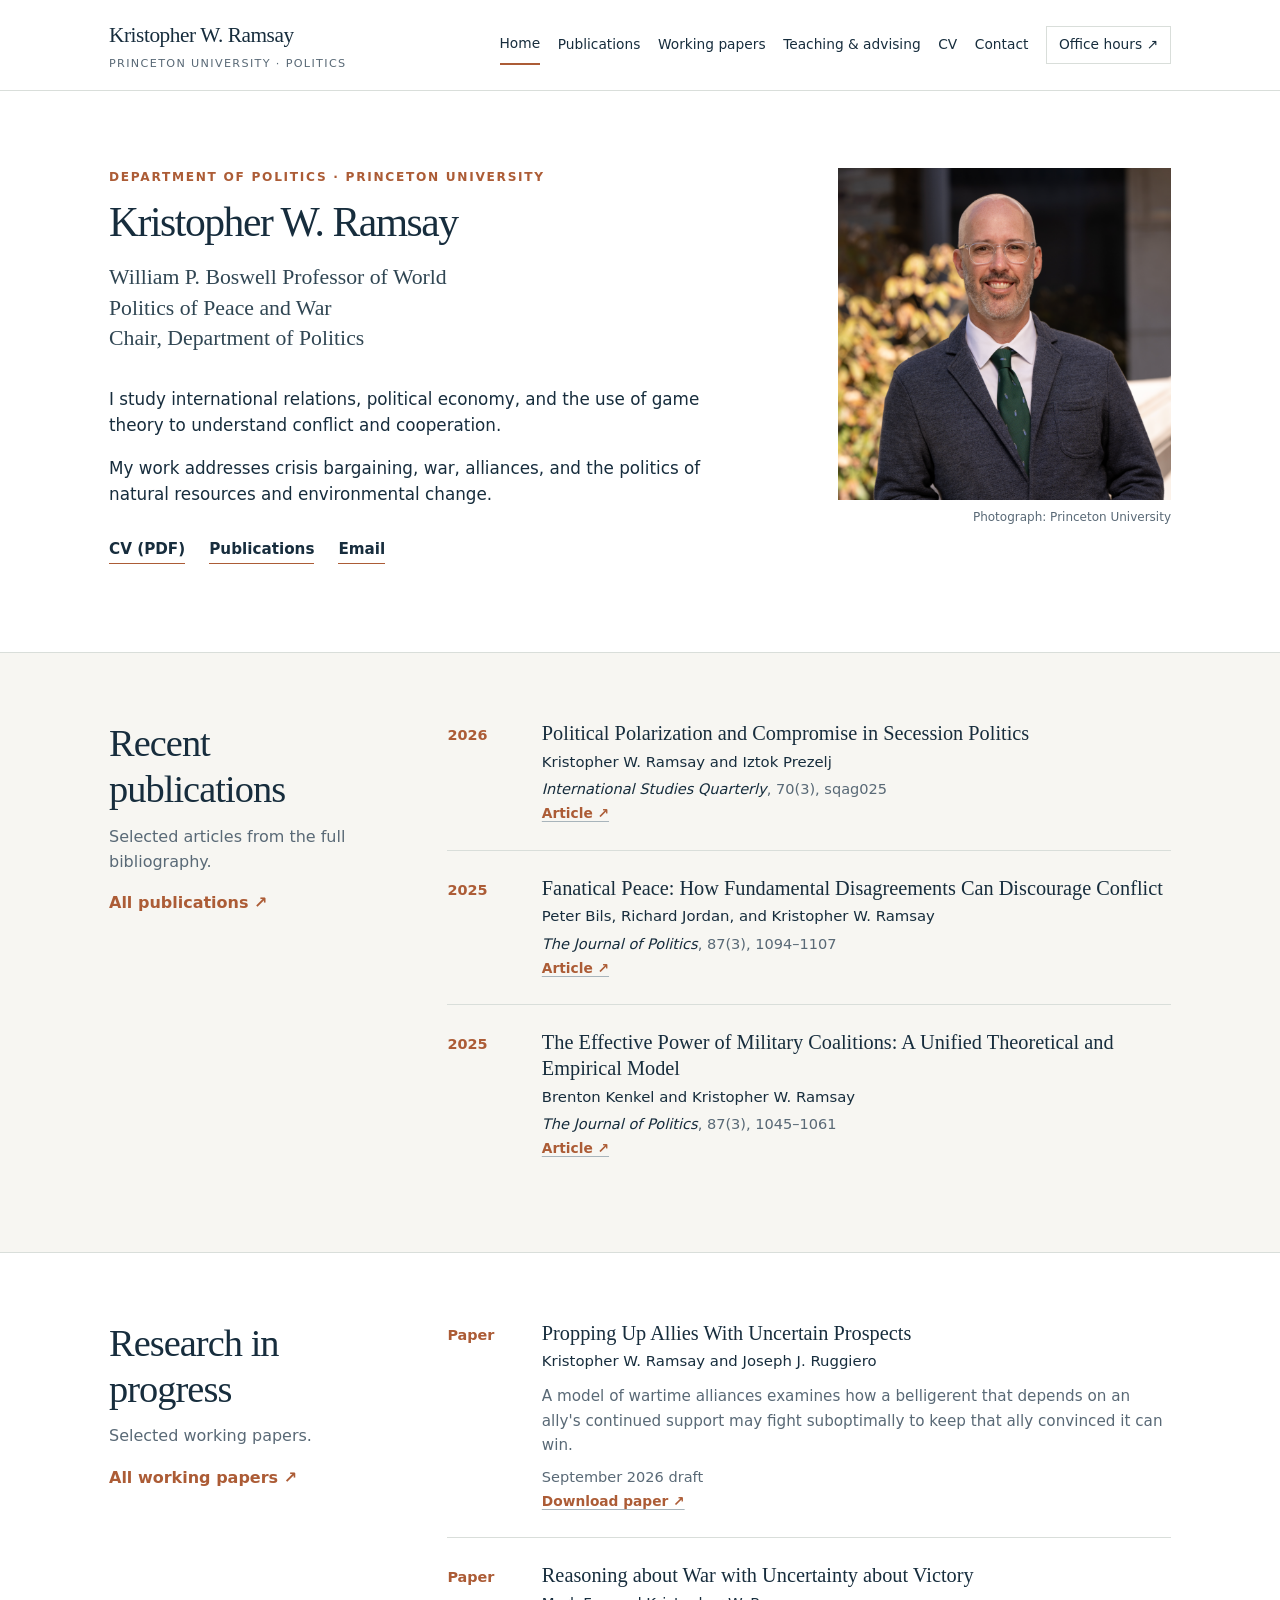
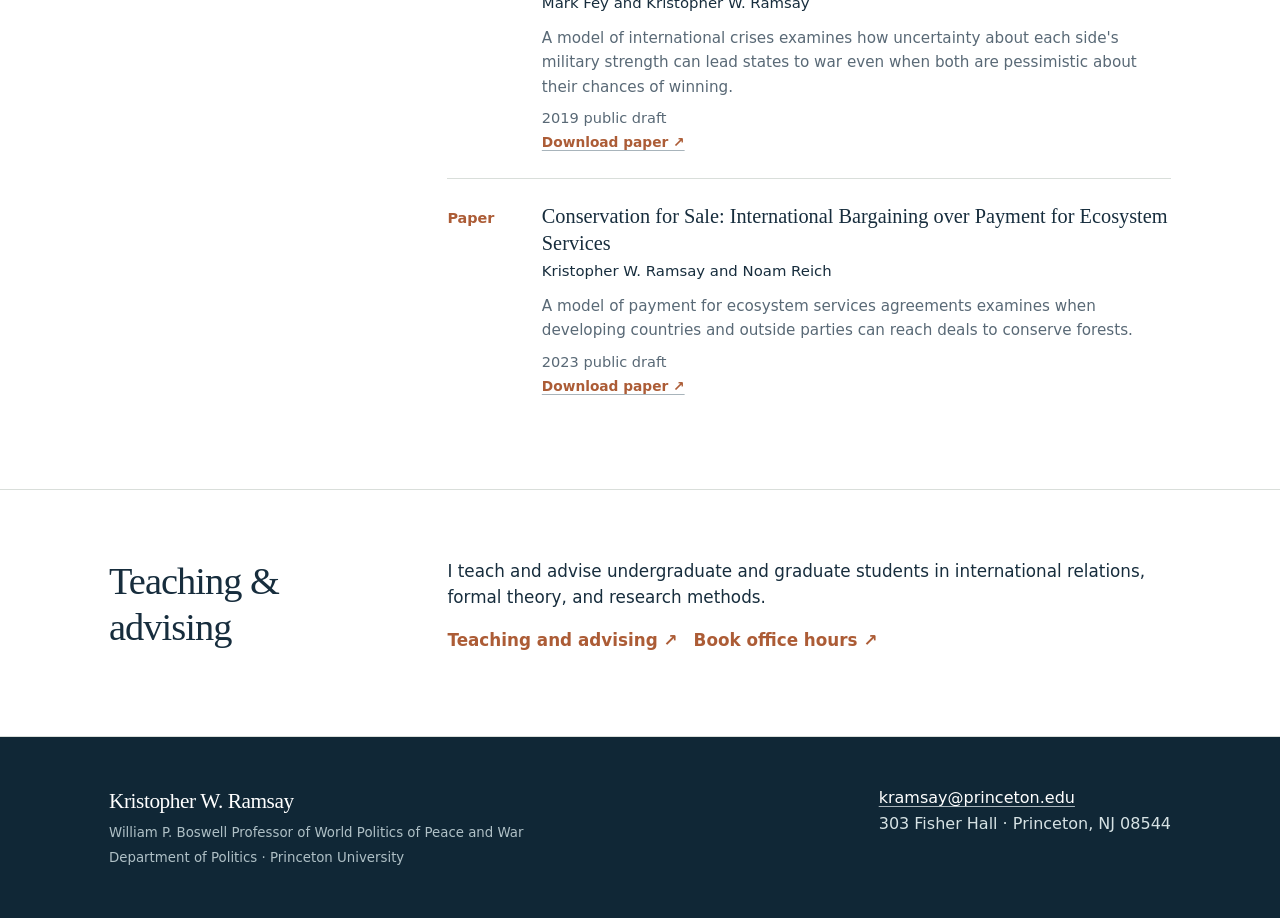
<file: index.html>
<!doctype html><html lang="en"><head><meta charset="utf-8"><meta name="viewport" content="width=device-width, initial-scale=1"><meta name="theme-color" content="#102736"><meta name="description" content="Kristopher W. Ramsay, William P. Boswell Professor of World Politics of Peace and War at Princeton University. Research, publications, teaching, and CV."><title>Kristopher W. Ramsay | Princeton Politics</title><link rel="stylesheet" href="assets/site.css"><link rel="icon" href="assets/favicon.svg" type="image/svg+xml"><script defer src="data/publications.js"></script><script defer src="assets/site.js"></script></head><body data-page="home"><div id="app"></div></body></html>
</file>
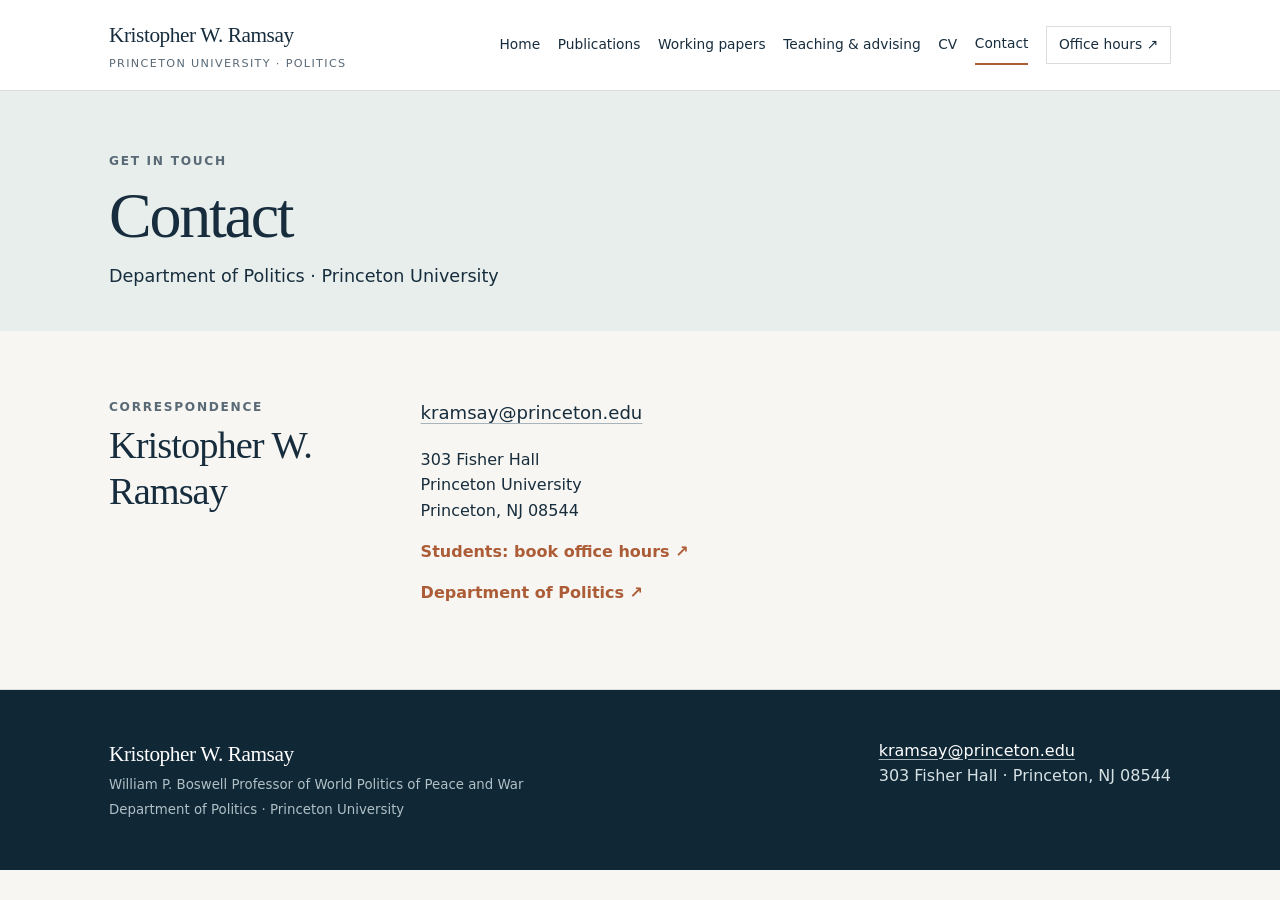
<file: contact.html>
<!doctype html><html lang="en"><head><meta charset="utf-8"><meta name="viewport" content="width=device-width, initial-scale=1"><meta name="theme-color" content="#102736"><meta name="description" content="Kristopher W. Ramsay, William P. Boswell Professor of World Politics of Peace and War at Princeton University. Research, publications, teaching, and CV."><title>Contact | Kristopher W. Ramsay</title><link rel="stylesheet" href="assets/site.css"><link rel="icon" href="assets/favicon.svg" type="image/svg+xml"><script defer src="data/publications.js"></script><script defer src="assets/site.js"></script></head><body data-page="contact"><div id="app"></div></body></html>
</file>
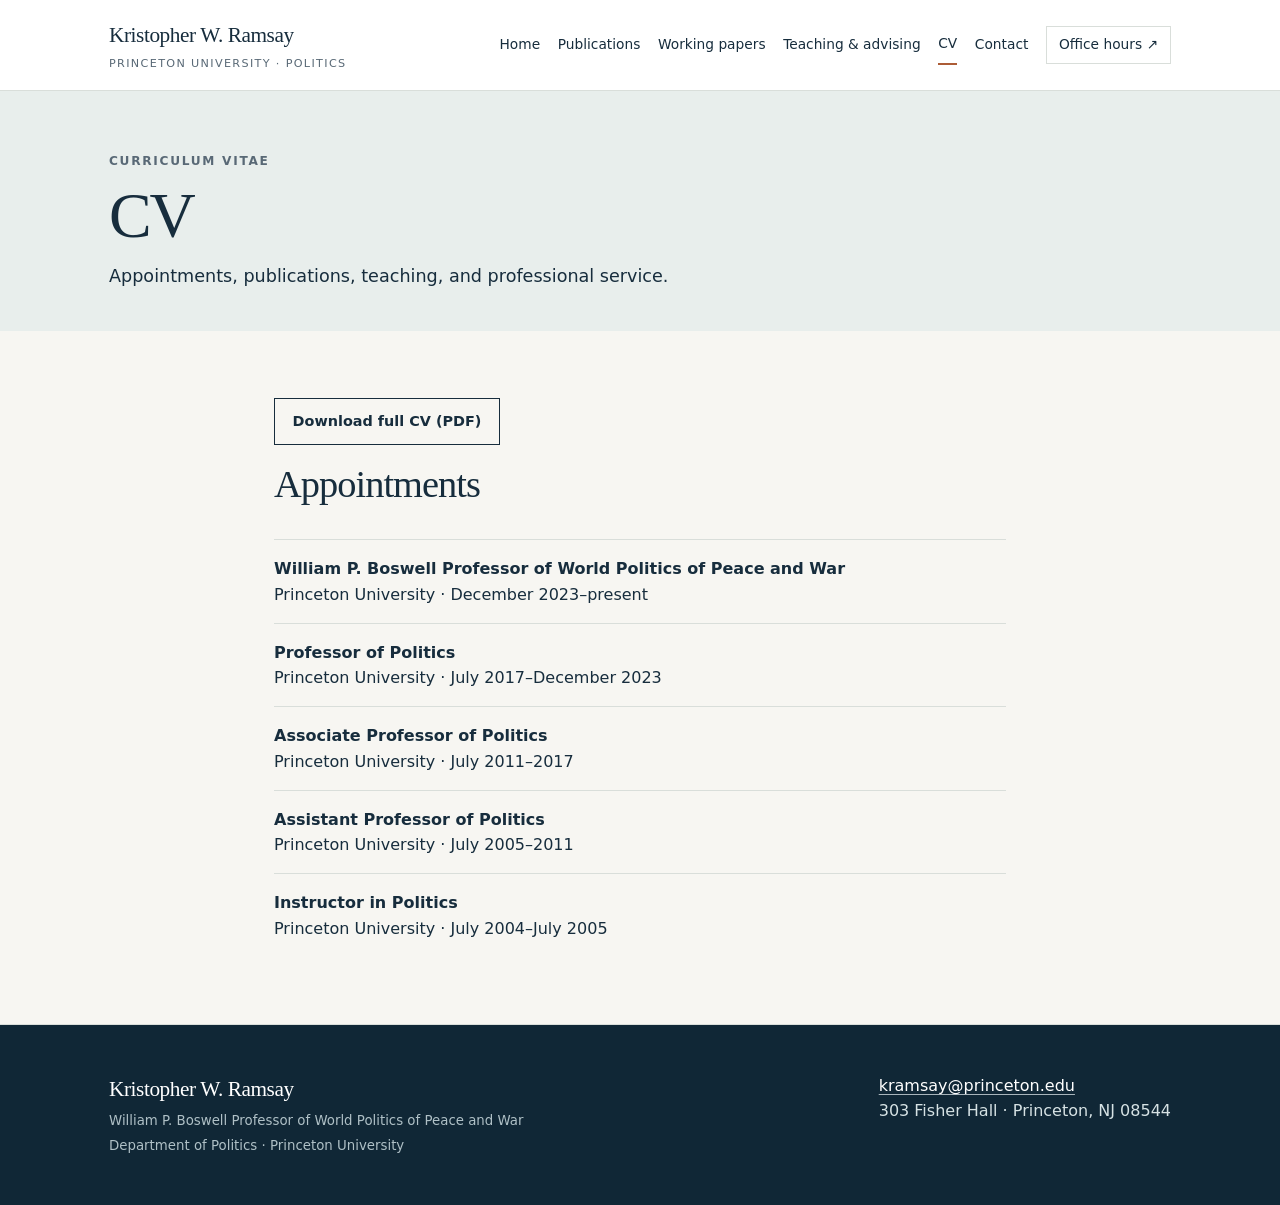
<file: cv.html>
<!doctype html>
<html lang="en">
<head>
  <meta charset="utf-8">
  <meta name="viewport" content="width=device-width, initial-scale=1">
  <meta name="theme-color" content="#102736">
  <meta name="description" content="Curriculum vitae and appointments of Kristopher W. Ramsay, Princeton University.">
  <title>CV | Kristopher W. Ramsay</title>
  <link rel="stylesheet" href="assets/site.css">
  <link rel="icon" href="assets/favicon.svg" type="image/svg+xml">
  <script defer src="data/publications.js"></script>
  <script defer src="assets/site.js"></script>
</head>
<body data-page="cv">
  <div id="app">
    <!-- Edit the CV page between this comment and the end of the main element. -->
    <main id="main">
      <div class="pagehead">
        <div class="shell">
          <div class="eyebrow">Curriculum vitae</div>
          <h1>CV</h1>
          <p>Appointments, publications, teaching, and professional service.</p>
        </div>
      </div>
      <section class="section">
        <div class="shell narrow">
          <p><a class="button" href="assets/Kristopher-Ramsay-CV.pdf" download>Download full CV (PDF)</a></p>
          <h2>Appointments</h2>
          <ul class="appointments">
            <li><strong>William P. Boswell Professor of World Politics of Peace and War</strong><br>Princeton University · December 2023–present</li>
            <li><strong>Professor of Politics</strong><br>Princeton University · July 2017–December 2023</li>
            <li><strong>Associate Professor of Politics</strong><br>Princeton University · July 2011–2017</li>
            <li><strong>Assistant Professor of Politics</strong><br>Princeton University · July 2005–2011</li>
            <li><strong>Instructor in Politics</strong><br>Princeton University · July 2004–July 2005</li>
          </ul>
        </div>
      </section>
    </main>
  </div>
</body>
</html>
</file>
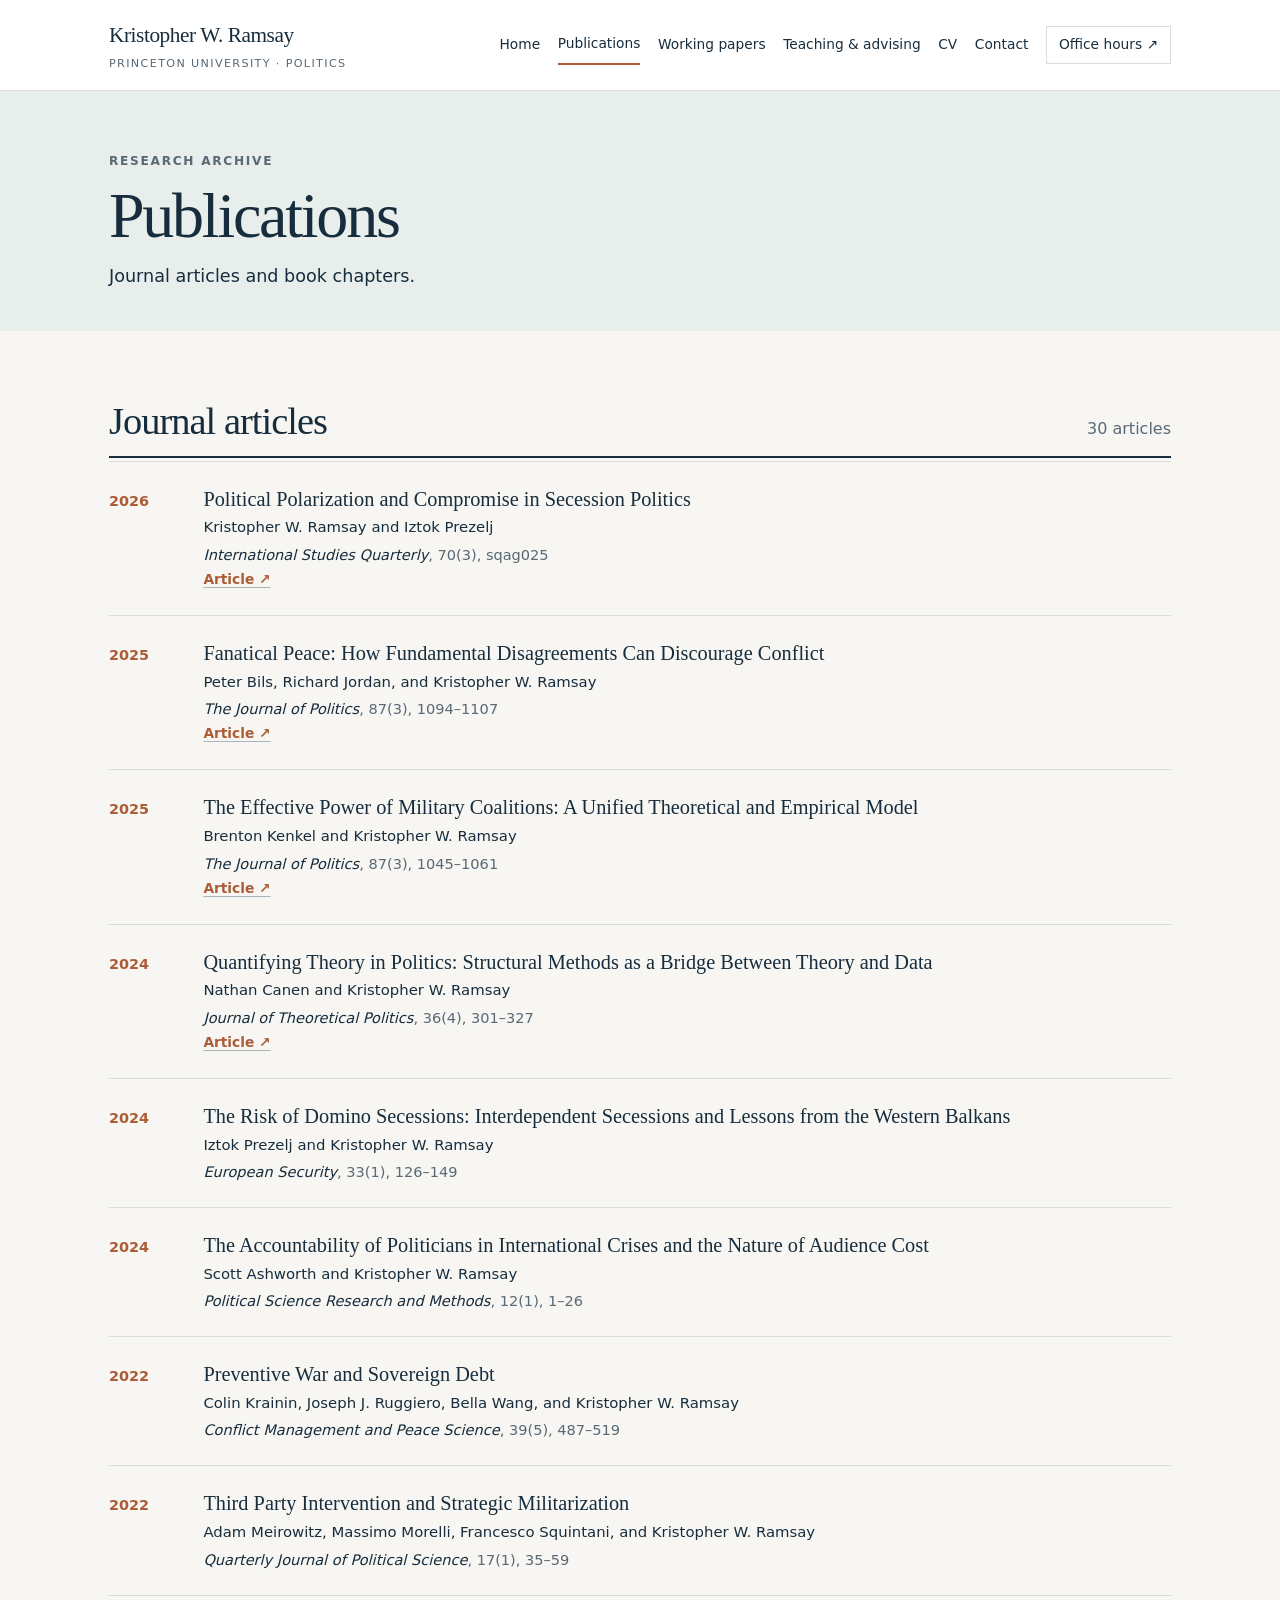
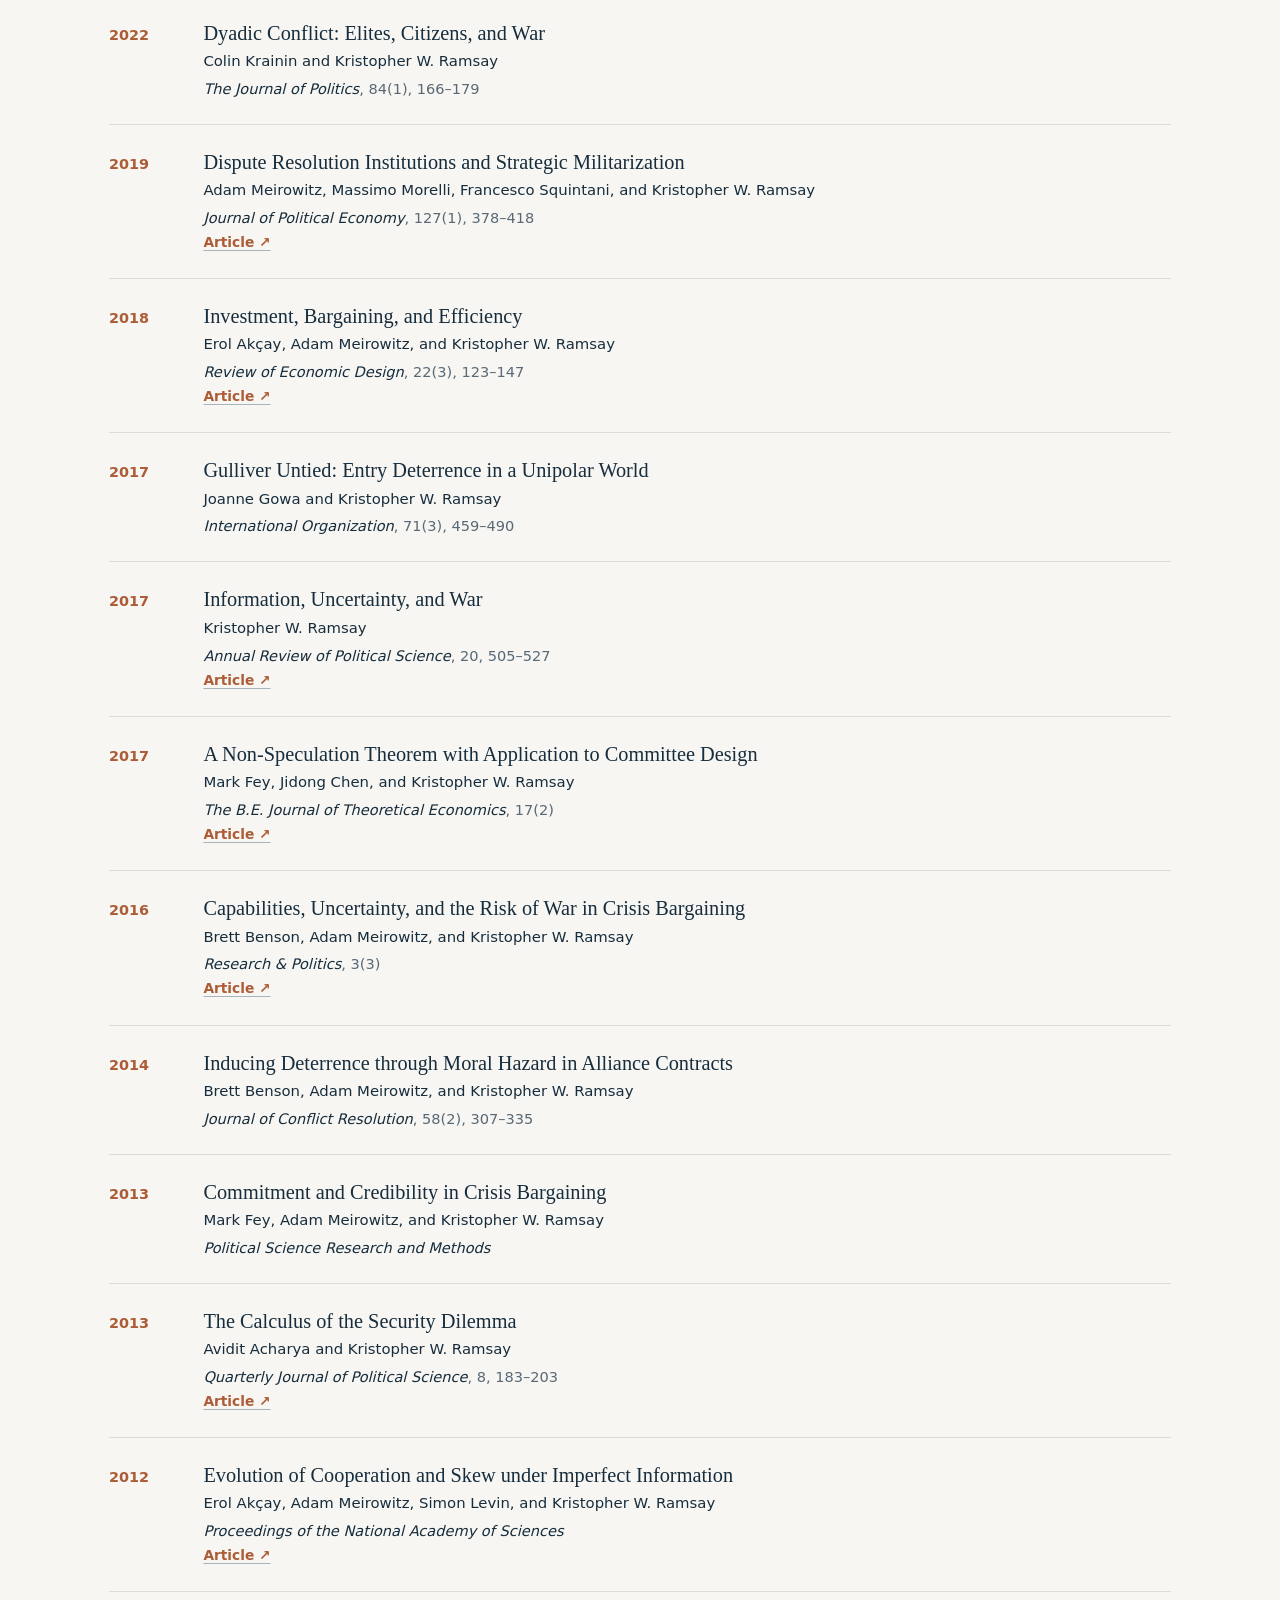
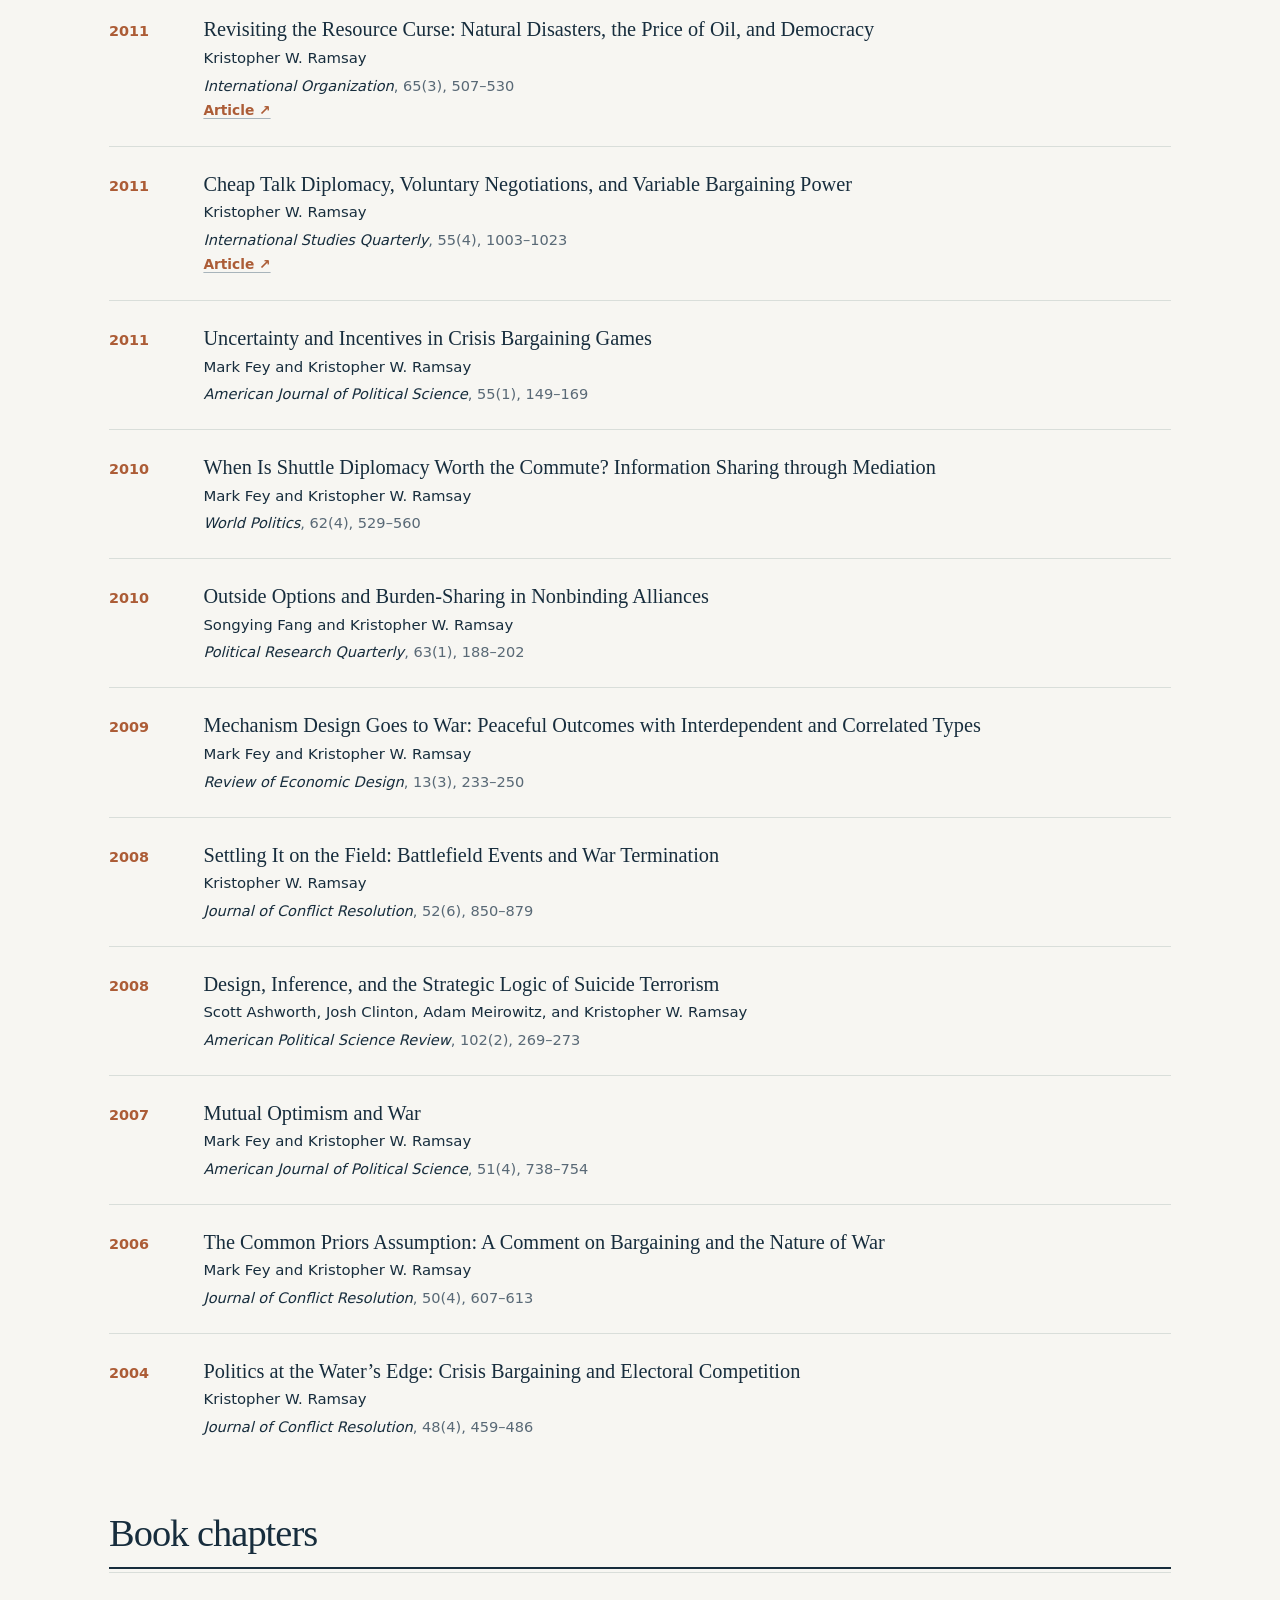
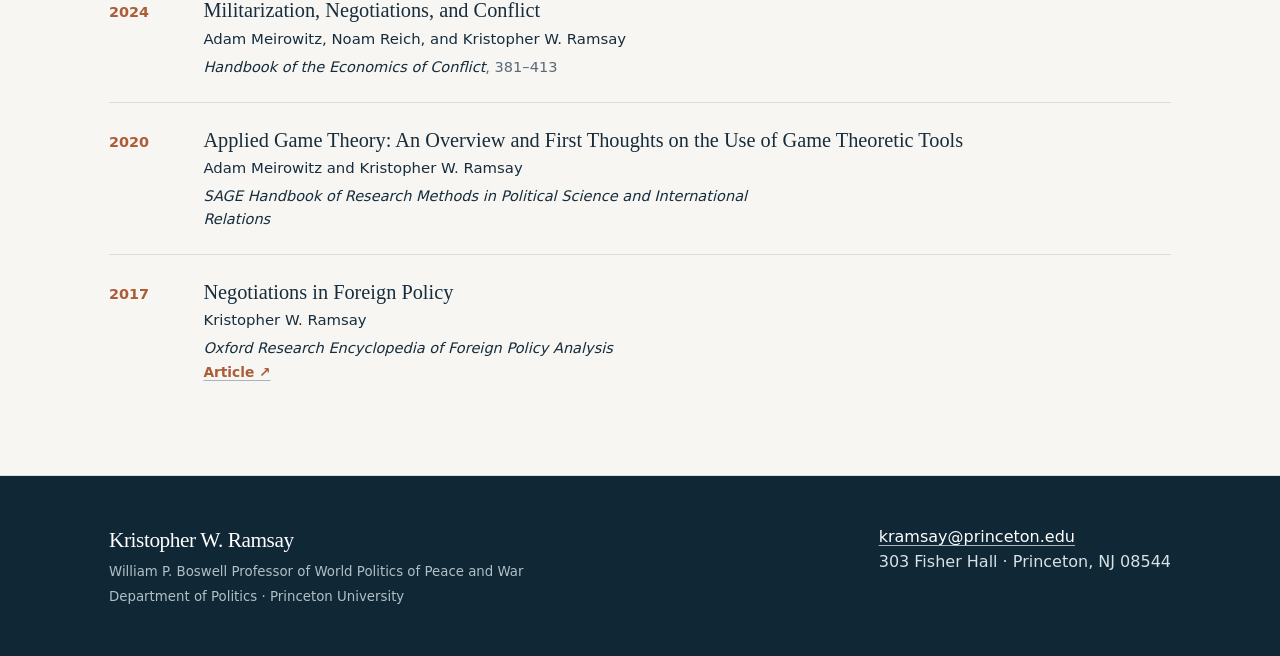
<file: publications.html>
<!doctype html><html lang="en"><head><meta charset="utf-8"><meta name="viewport" content="width=device-width, initial-scale=1"><meta name="theme-color" content="#102736"><meta name="description" content="Kristopher W. Ramsay, William P. Boswell Professor of World Politics of Peace and War at Princeton University. Research, publications, teaching, and CV."><title>Publications | Kristopher W. Ramsay</title><link rel="stylesheet" href="assets/site.css"><link rel="icon" href="assets/favicon.svg" type="image/svg+xml"><script defer src="data/publications.js"></script><script defer src="assets/site.js"></script></head><body data-page="publications"><div id="app"></div></body></html>
</file>
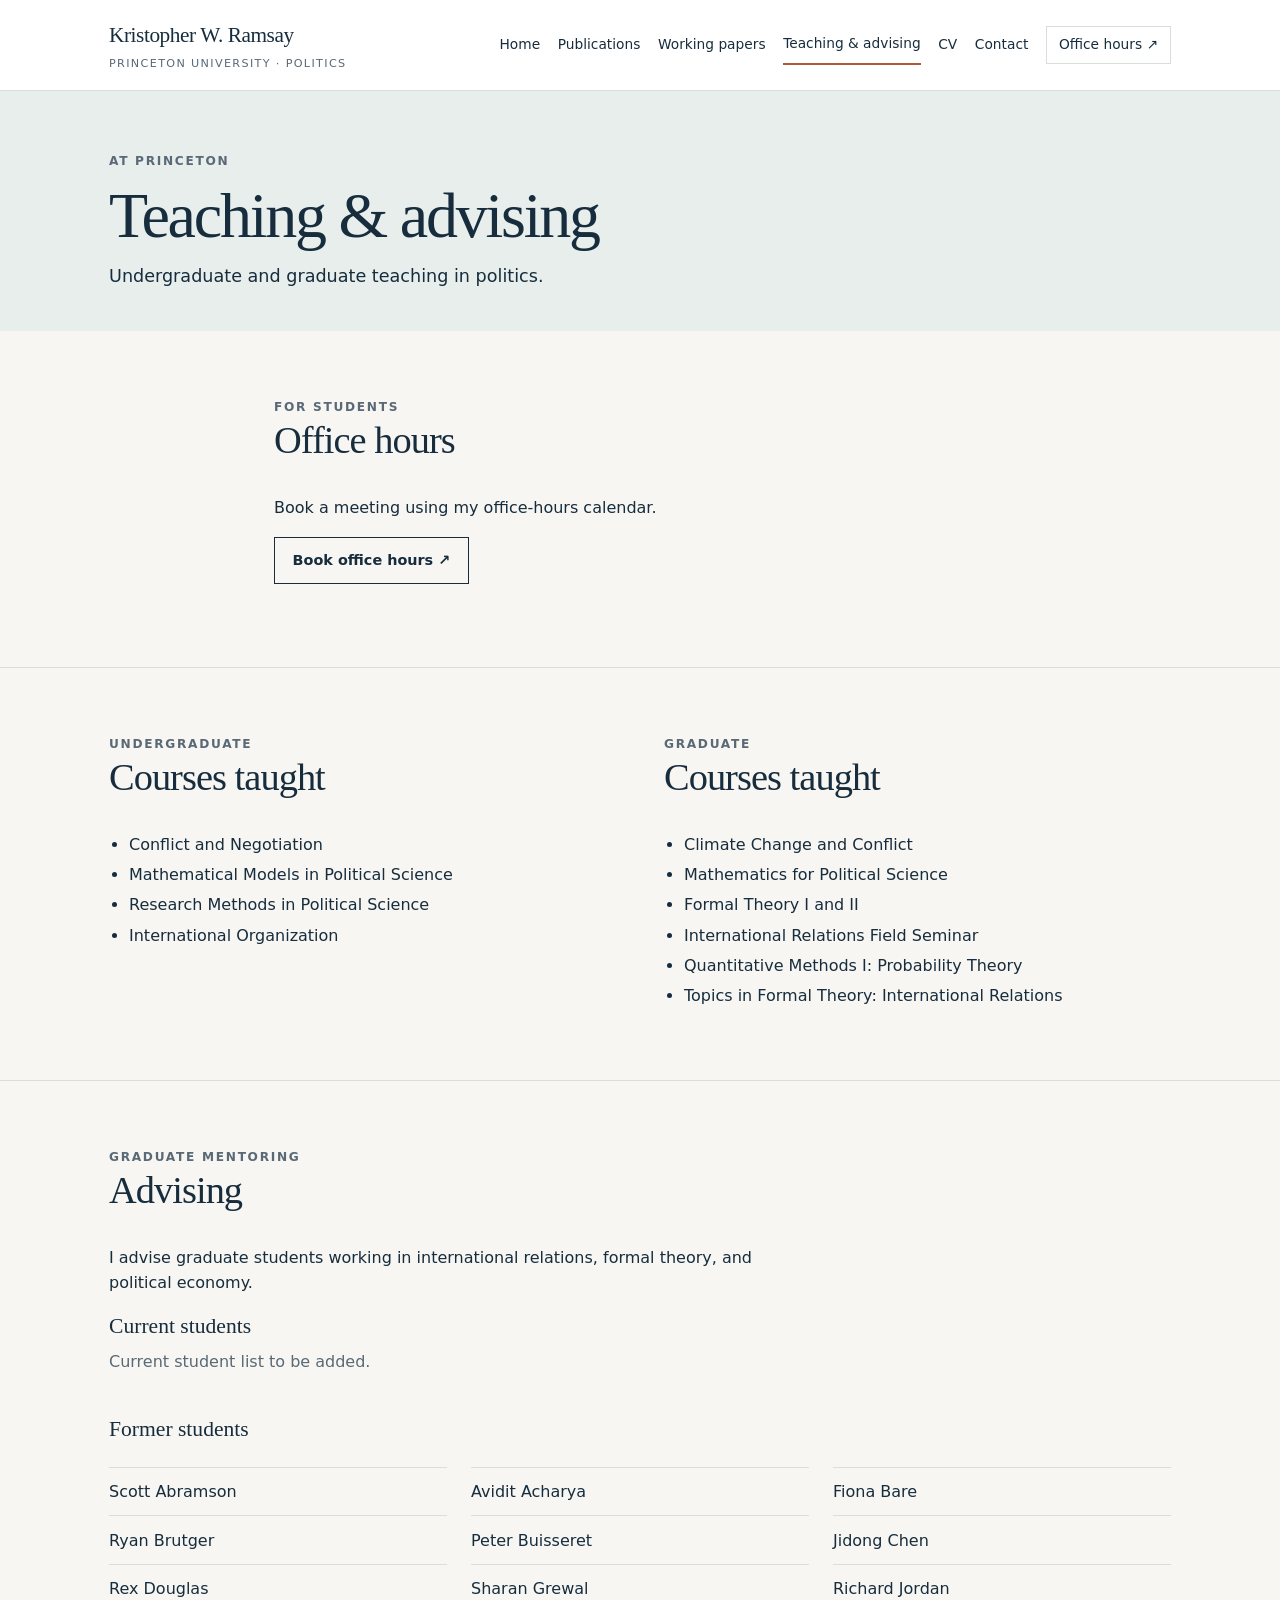
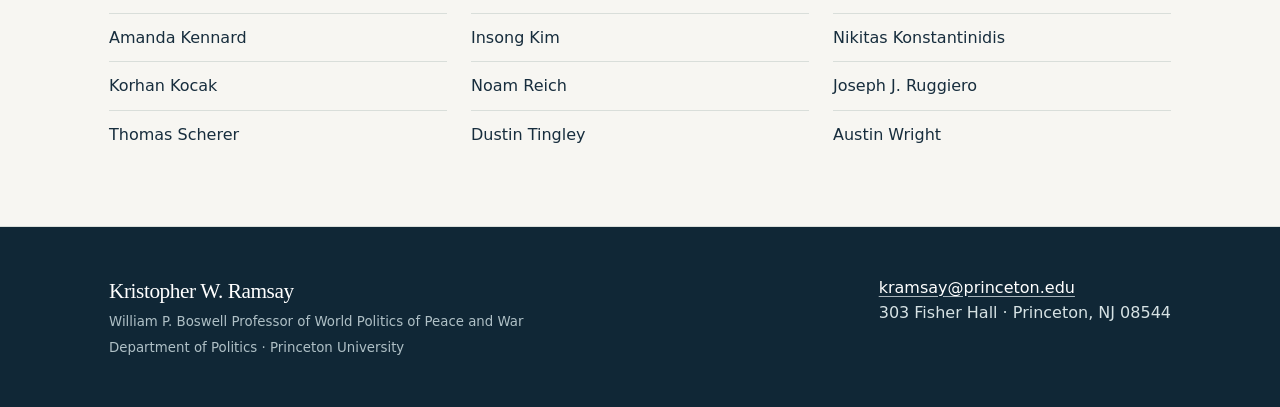
<file: teaching.html>
<!doctype html>
<html lang="en">
<head>
  <meta charset="utf-8">
  <meta name="viewport" content="width=device-width, initial-scale=1">
  <meta name="theme-color" content="#102736">
  <meta name="description" content="Teaching, office hours, and graduate advising for Kristopher W. Ramsay at Princeton University.">
  <title>Teaching &amp; Advising | Kristopher W. Ramsay</title>
  <link rel="stylesheet" href="assets/site.css">
  <link rel="icon" href="assets/favicon.svg" type="image/svg+xml">
  <script defer src="data/publications.js"></script>
  <script defer src="data/teaching.js"></script>
  <script defer src="assets/site.js"></script>
</head>
<body data-page="teaching">
  <div id="app">
    <main id="main">
      <div class="pagehead">
        <div class="shell">
          <div class="eyebrow">At Princeton</div>
          <h1>Teaching &amp; advising</h1>
          <p>Undergraduate and graduate teaching in politics.</p>
        </div>
      </div>
      <section class="section">
        <div class="shell narrow">
          <div class="eyebrow">For students</div>
          <h2>Office hours</h2>
          <p>Book a meeting using my office-hours calendar.</p>
          <p><a class="button" href="https://calendly.com/kwramsay/office-hours" target="_blank" rel="noopener noreferrer">Book office hours ↗</a></p>
        </div>
      </section>
      <section class="section">
        <div id="teaching-courses" class="shell stack" aria-live="polite"></div>
      </section>
      <section class="section">
        <div class="shell">
          <div class="eyebrow">Graduate mentoring</div>
          <h2>Advising</h2>
          <p>I advise graduate students working in international relations, formal theory, and political economy.</p>
          <div id="advising-lists" aria-live="polite"></div>
        </div>
      </section>
    </main>
  </div>
</body>
</html>
</file>
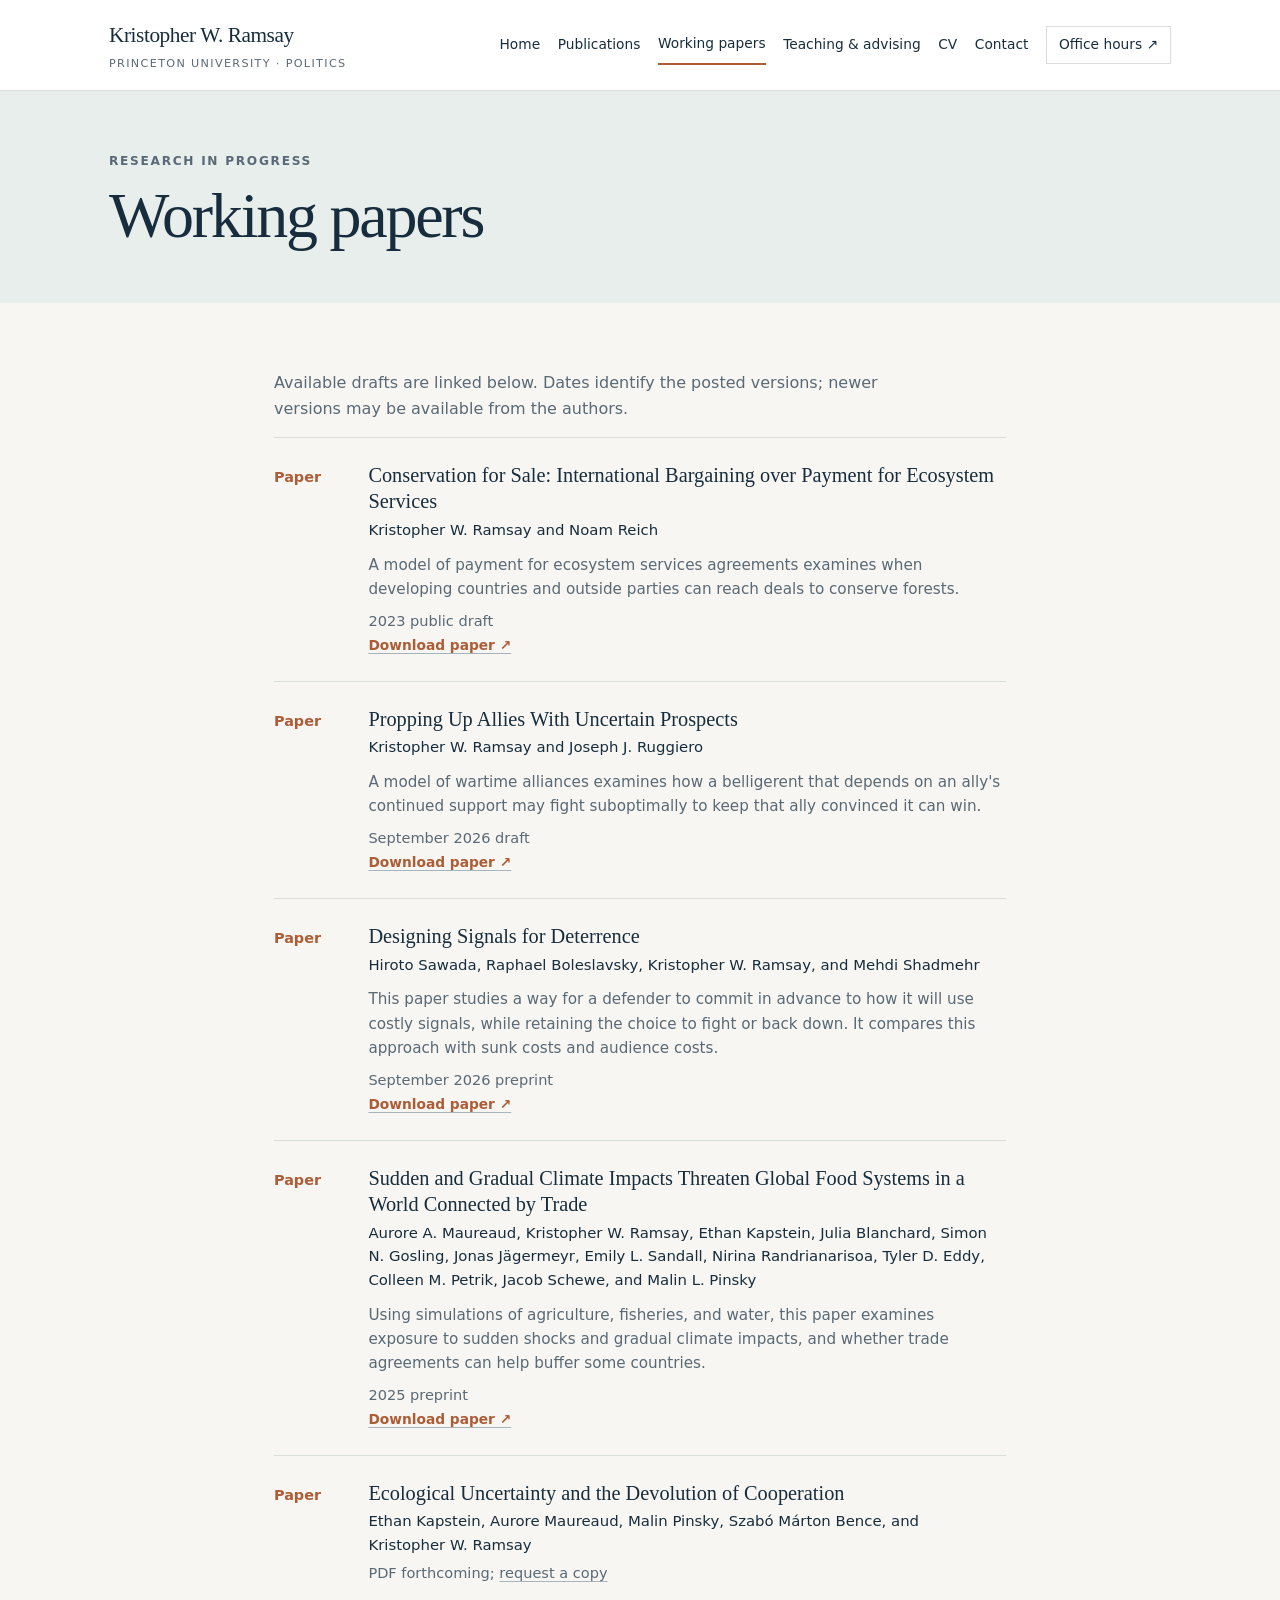
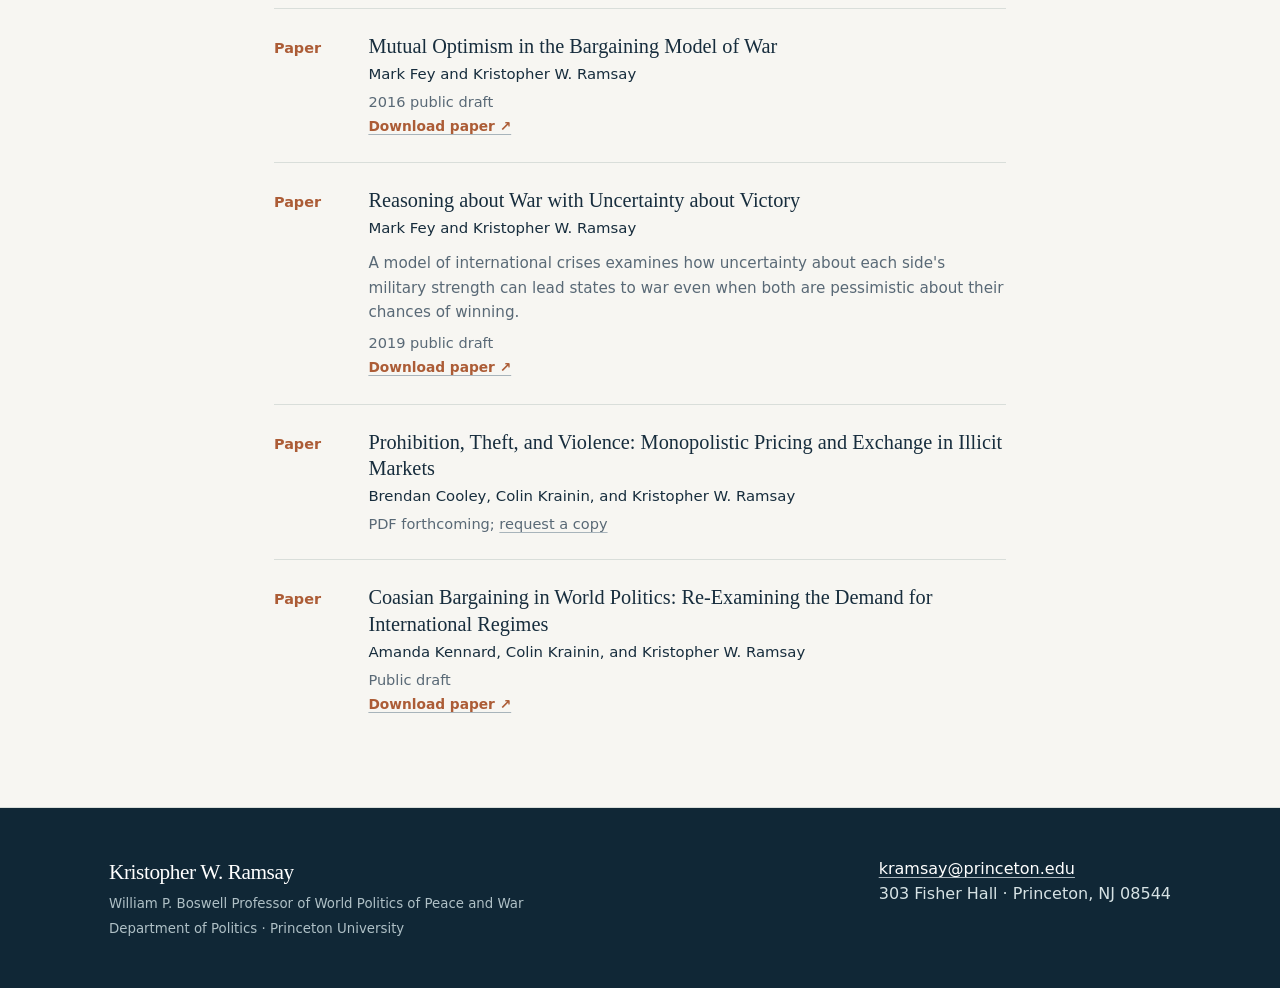
<file: working-papers.html>
<!doctype html><html lang="en"><head><meta charset="utf-8"><meta name="viewport" content="width=device-width, initial-scale=1"><meta name="theme-color" content="#102736"><meta name="description" content="Kristopher W. Ramsay, William P. Boswell Professor of World Politics of Peace and War at Princeton University. Research, publications, teaching, and CV."><title>Working Papers | Kristopher W. Ramsay</title><link rel="stylesheet" href="assets/site.css"><link rel="icon" href="assets/favicon.svg" type="image/svg+xml"><script defer src="data/publications.js"></script><script defer src="assets/site.js"></script></head><body data-page="working"><div id="app"></div></body></html>
</file>
<file: assets/site.css>
:root{--ink:#172d3d;--muted:#596976;--paper:#f7f6f2;--white:#fff;--line:#d9deda;--accent:#ac5c36;--navy:#102736}*{box-sizing:border-box}html{scroll-behavior:smooth}body{margin:0;background:var(--paper);color:var(--ink);font:16px/1.58 system-ui,-apple-system,Segoe UI,sans-serif}a{color:inherit;text-decoration-color:#a8b4bb;text-underline-offset:.2em}a:hover{color:var(--accent);text-decoration-color:var(--accent)}a:focus-visible,button:focus-visible{outline:3px solid var(--accent);outline-offset:4px}h1,h2,h3,p{margin-top:0}h1,h2,h3,.brand,.display{font-family:Georgia,'Times New Roman',serif;font-weight:normal}h1{font-size:clamp(2.6rem,5vw,5rem);line-height:1.08;letter-spacing:-.035em}h2{font-size:clamp(1.8rem,3vw,2.7rem);line-height:1.2;letter-spacing:-.025em}h3{font-size:1.35rem;line-height:1.3}p{max-width:66ch}small,.eyebrow,.meta{color:var(--muted)}.eyebrow{text-transform:uppercase;letter-spacing:.14em;font-size:.76rem;font-weight:700}.skip{position:absolute;left:1rem;top:-5rem;background:white;padding:.7rem;z-index:10}.skip:focus{top:1rem}.shell{max-width:1190px;margin:auto;padding:0 clamp(1.3rem,5vw,4rem)}header{background:var(--navy);color:#eff2f1;border-bottom:1px solid #34505d}.head{min-height:90px;display:flex;align-items:center;justify-content:space-between;gap:2rem}.brand{font-size:1.33rem;letter-spacing:-.02em;text-decoration:none;white-space:nowrap}.brand span{display:block;font:500 .7rem/1.2 system-ui;letter-spacing:.12em;text-transform:uppercase;color:#aec0c6;margin-top:.28rem}nav{display:flex;flex-wrap:wrap;gap:.35rem 1.1rem;align-items:center}nav a{color:#d7e2e3;text-decoration:none;font-size:.86rem;padding:.5rem 0}nav a[aria-current=page]{color:#fff;border-bottom:2px solid #d89068}.hero{background:var(--navy);color:#fff;padding:clamp(3.4rem,7vw,7.2rem) 0 4.4rem}.hero-grid{display:grid;grid-template-columns:minmax(0,1.55fr) minmax(230px,.65fr);gap:clamp(2rem,7vw,8rem);align-items:end}.hero h1{margin:.7rem 0 1.4rem;max-width:12ch}.hero p{font-size:clamp(1.1rem,1.8vw,1.35rem);line-height:1.6;color:#d8e1e2}.hero .eyebrow{color:#dca47f}.hero-side{border-top:1px solid #71848d;padding-top:1.2rem;color:#d4e0e0;font-size:.95rem}.hero-side p{margin:.6rem 0 1.4rem}.hero a{color:#fff;text-decoration-color:#d9a17d}.section{padding:4.2rem 0;border-bottom:1px solid var(--line)}.section-grid{display:grid;grid-template-columns:minmax(175px,.33fr) minmax(0,1fr);gap:2rem 5vw}.section-title{margin:.3rem 0}.section-intro{font-size:1.13rem;line-height:1.7}.feature-grid{display:grid;grid-template-columns:repeat(3,minmax(0,1fr));gap:1rem}.feature{background:white;padding:1.5rem;border:1px solid var(--line);min-height:290px;display:flex;flex-direction:column}.feature h3{margin:.7rem 0}.feature p{font-size:.9rem}.feature .bottom{margin-top:auto}.arrowlink{font-weight:650;text-decoration:none;color:var(--accent)}.pagehead{padding:3.8rem 0 2.5rem;background:#e8eeec}.pagehead h1{margin:.65rem 0 .8rem}.pagehead p{font-size:1.1rem;margin-bottom:0}.pub-list{list-style:none;padding:0;margin:0}.pub{display:grid;grid-template-columns:4.7rem 1fr;gap:1.2rem;padding:1.5rem 0;border-top:1px solid var(--line)}.pub time,.pub .year{font-size:.9rem;color:var(--accent);font-weight:700;padding-top:.25rem}.pub h3{font-size:1.27rem;margin:0 0 .25rem}.pub .authors{margin:0;color:var(--ink);font-size:.93rem}.pub .source{margin:.2rem 0 0;color:var(--muted);font-size:.91rem}.pub .source em{color:var(--ink)}.pub .paper-link{font-size:.86rem;font-weight:650;color:var(--accent)}.subhead{display:flex;justify-content:space-between;align-items:baseline;gap:1rem;border-bottom:2px solid var(--ink);margin-bottom:.2rem;padding-bottom:.7rem}.subhead h2{margin:0}.stack{display:grid;grid-template-columns:repeat(2,minmax(0,1fr));gap:1.5rem 3rem}.stack h3{margin:.2rem 0 .6rem}.stack p{margin-bottom:.6rem}.stack ul{padding-left:1.25rem;margin:0}.stack li{margin:.3rem 0}.button{display:inline-block;border:1px solid var(--ink);padding:.7rem 1.1rem;text-decoration:none;font-weight:650;font-size:.9rem}.button:hover{background:var(--ink);color:white}.notice{background:white;border-left:3px solid var(--accent);padding:1rem 1.3rem;margin:2rem 0}.footer{background:var(--navy);color:#d6e2e4;padding:3rem 0}.footer-grid{display:flex;justify-content:space-between;gap:2rem;flex-wrap:wrap}.footer a{color:white}.footer p{margin:0}.footer small{color:#afc0c6}.narrow{max-width:860px}.muted{color:var(--muted)}@media(max-width:800px){.head{display:block;padding-top:1.1rem;padding-bottom:.85rem}.brand{display:inline-block}.head nav{margin-top:.8rem;gap:0 1rem}.hero-grid,.section-grid{grid-template-columns:1fr}.hero-side{max-width:40rem}.feature-grid{grid-template-columns:1fr}.feature{min-height:0}.stack{grid-template-columns:1fr}}@media(max-width:480px){body{font-size:16px}.head nav a{font-size:.82rem;padding:.45rem 0}.hero{padding:3.2rem 0}.section{padding:3rem 0}.pagehead{padding:2.6rem 0}.pub{grid-template-columns:1fr;gap:.1rem;padding:1.2rem 0}.pub .year{padding:0}.pub h3{font-size:1.2rem}}
nav a.nav-booking{border:1px solid #78919a;padding:.43rem .75rem;color:#fff;white-space:nowrap}nav a.nav-booking:hover{border-color:#d89068;color:#f4c6a9}
/* Academic profile homepage */
header{background:#fff;color:var(--ink);border-bottom:1px solid var(--line)}
.brand{color:var(--ink)}.brand span{color:var(--muted)}
nav a{color:var(--ink)}nav a[aria-current=page]{color:var(--ink);border-bottom-color:var(--accent)}
nav a.nav-booking{border-color:var(--line);color:var(--ink)}nav a.nav-booking:hover{background:var(--navy);border-color:var(--navy);color:white}
.profile-intro{background:#fff;padding:clamp(2.6rem,6vw,5.2rem) 0 clamp(3.2rem,7vw,5.5rem);border-bottom:1px solid var(--line)}
.profile-grid{display:grid;grid-template-columns:minmax(0,1.5fr) minmax(240px,.78fr);gap:clamp(2.3rem,7vw,7rem);align-items:start}
.profile-copy h1{font-size:clamp(2.4rem,3.25vw,3.55rem);max-width:none;margin:.8rem 0 1.1rem}
.profile-copy .eyebrow{color:var(--accent);margin:0}
.profile-copy .appointment{font-family:Georgia,'Times New Roman',serif;font-size:clamp(1.18rem,1.7vw,1.47rem);line-height:1.4;margin:0 0 2rem;color:#304653;max-width:35ch}
.profile-copy p:not(.eyebrow):not(.appointment){font-size:1.05rem;max-width:57ch;margin:0 0 1rem}
.profile-links{display:flex;gap:.5rem 1.5rem;flex-wrap:wrap;margin-top:1.8rem;font-size:.95rem;font-weight:650}
.profile-links a{text-decoration:none;border-bottom:1px solid var(--accent);padding-bottom:.15rem}
.profile-photo{margin:0;width:100%;max-width:355px;justify-self:end}.profile-photo img{display:block;width:100%;height:auto;aspect-ratio:1;object-fit:cover}.profile-photo figcaption{font-size:.75rem;color:var(--muted);margin-top:.5rem;text-align:right}
.home-list-grid{display:grid;grid-template-columns:minmax(180px,.55fr) minmax(0,1.45fr);gap:clamp(1.5rem,5vw,5rem)}
.home-list-grid h2{margin:0 0 .7rem}.home-pubs{background:var(--paper)}.home-pubs .pub:first-child{border-top:0;padding-top:0}.home-end{background:white}.home-end p{font-size:1.05rem;margin-bottom:1rem}
@media(max-width:800px){.profile-grid{grid-template-columns:minmax(0,1fr) minmax(190px,.62fr);gap:2rem}.profile-copy h1{font-size:2.8rem}.home-list-grid{grid-template-columns:1fr;gap:1.3rem}.home-pubs .pub:first-child{border-top:1px solid var(--line);padding-top:1.3rem}}
@media(max-width:620px){.profile-grid{grid-template-columns:1fr}.profile-photo{justify-self:start;width:min(70%,290px)}.profile-intro{padding-top:2.8rem}.profile-copy .appointment{margin-bottom:1.4rem}.profile-links{margin-top:1.3rem}.profile-copy h1{font-size:clamp(2.3rem,8.5vw,2.8rem)}}
.footer .brand{color:#fff}
.appointments{list-style:none;padding:0;margin:1.5rem 0 0}.appointments li{border-top:1px solid var(--line);padding:1rem 0}.appointments strong{font-weight:650}
.advisee-list{display:grid;grid-template-columns:repeat(3,minmax(0,1fr));gap:0 1.5rem;list-style:none;margin:1.5rem 0 0;padding:0}.advisee-list li{border-top:1px solid var(--line);padding:.7rem 0}
.advisee-list li{overflow-wrap:anywhere}.advisee-list .employer{color:var(--muted);font-size:.88rem}.advising-group + .advising-group{margin-top:2.5rem}.advising-group h3{margin-bottom:.6rem}
.paper-description{color:var(--muted);font-size:.95rem;line-height:1.6;margin:.65rem 0 .45rem}.home-work{background:#fff}.home-work .pub:first-child{border-top:0;padding-top:0}.home-work .pub{grid-template-columns:4.7rem minmax(0,1fr)}
@media(max-width:800px){.home-work .pub:first-child{border-top:1px solid var(--line);padding-top:1.3rem}}
@media(max-width:480px){.home-work .pub{grid-template-columns:1fr}}
@media(max-width:800px){.advisee-list{grid-template-columns:repeat(2,minmax(0,1fr))}}
@media(max-width:520px){.advisee-list{grid-template-columns:1fr}}
</file>
